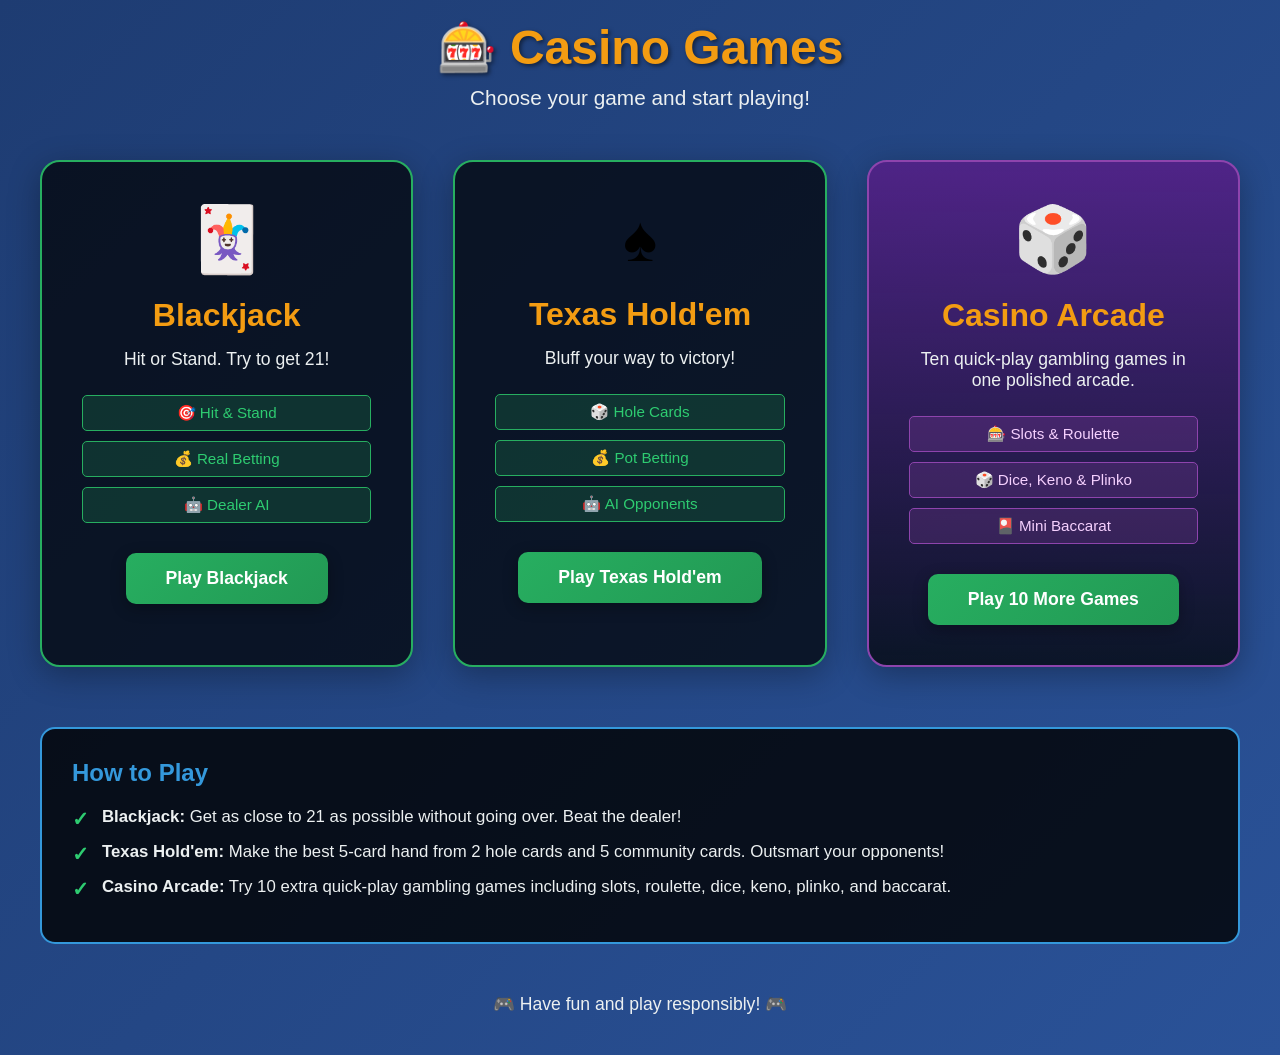
<file: index.html>
<!DOCTYPE html>
<html lang="en">
<head>
    <meta charset="UTF-8">
    <meta name="viewport" content="width=device-width, initial-scale=1.0">
    <title>Casino Games</title>
    <link rel="stylesheet" href="home-styles.css">
</head>
<body>
    <div class="container">
        <div class="header">
            <h1>🎰 Casino Games</h1>
            <p>Choose your game and start playing!</p>
        </div>
        <div class="games-grid">
            <div class="game-card">
                <div class="game-icon">🃏</div>
                <h2>Blackjack</h2>
                <p>Hit or Stand. Try to get 21!</p>
                <div class="game-features">
                    <span>🎯 Hit & Stand</span>
                    <span>💰 Real Betting</span>
                    <span>🤖 Dealer AI</span>
                </div>
                <a href="blackjack.html" class="play-btn">Play Blackjack</a>
            </div>
            <div class="game-card">
                <div class="game-icon">♠️</div>
                <h2>Texas Hold'em</h2>
                <p>Bluff your way to victory!</p>
                <div class="game-features">
                    <span>🎲 Hole Cards</span>
                    <span>💰 Pot Betting</span>
                    <span>🤖 AI Opponents</span>
                </div>
                <a href="holdem.html" class="play-btn">Play Texas Hold'em</a>
            </div>
            <div class="game-card arcade-card-home">
                <div class="game-icon">🎲</div>
                <h2>Casino Arcade</h2>
                <p>Ten quick-play gambling games in one polished arcade.</p>
                <div class="game-features">
                    <span>🎰 Slots & Roulette</span>
                    <span>🎲 Dice, Keno & Plinko</span>
                    <span>🎴 Mini Baccarat</span>
                </div>
                <a href="casino-arcade.html" class="play-btn">Play 10 More Games</a>
            </div>
        </div>
        <div class="info-section">
            <h3>How to Play</h3>
            <ul>
                <li><strong>Blackjack:</strong> Get as close to 21 as possible without going over. Beat the dealer!</li>
                <li><strong>Texas Hold'em:</strong> Make the best 5-card hand from 2 hole cards and 5 community cards. Outsmart your opponents!</li>
                <li><strong>Casino Arcade:</strong> Try 10 extra quick-play gambling games including slots, roulette, dice, keno, plinko, and baccarat.</li>
            </ul>
        </div>
        <div class="footer">
            <p>🎮 Have fun and play responsibly! 🎮</p>
        </div>
    </div>
</body>
</html>
</file>
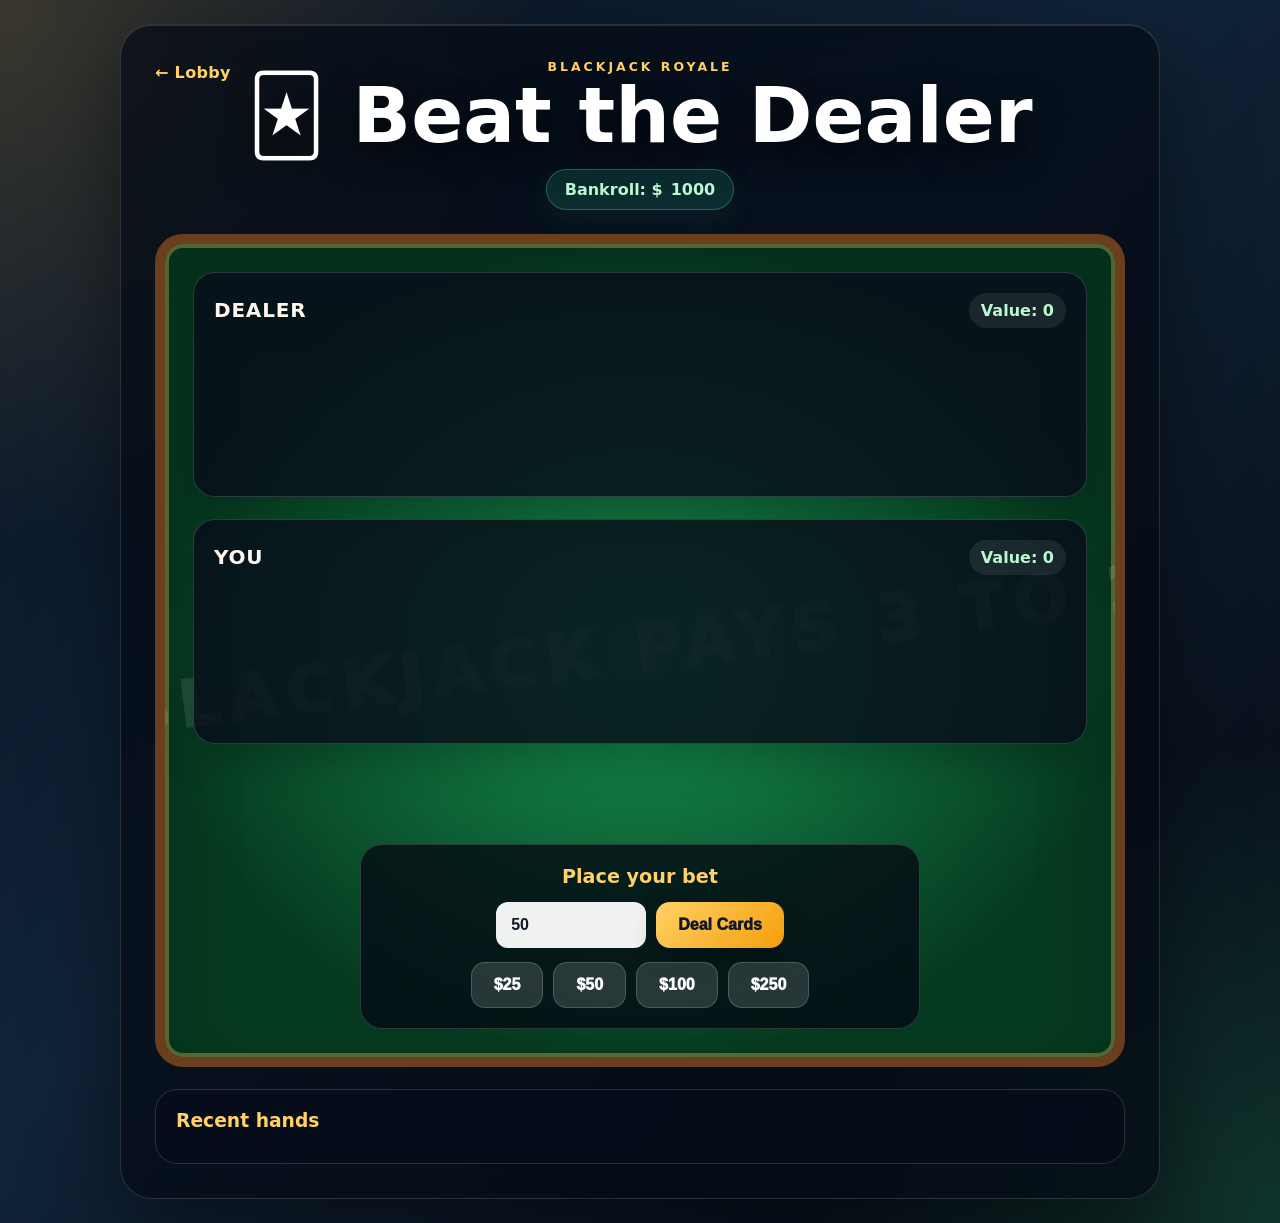
<file: blackjack.html>
<!DOCTYPE html>
<html lang="en">
<head>
    <meta charset="UTF-8">
    <meta name="viewport" content="width=device-width, initial-scale=1.0">
    <title>Blackjack Royale</title>
    <link rel="stylesheet" href="styles.css">
</head>
<body>
    <main class="container">
        <header class="header">
            <a class="back-link" href="home.html">← Lobby</a>
            <p class="eyebrow">Blackjack Royale</p>
            <h1>🃏 Beat the Dealer</h1>
            <div class="balance" aria-live="polite">Bankroll: $<span id="balance">1000</span></div>
        </header>

        <section class="table-shell" aria-label="Blackjack table">
            <div class="game-area">
                <section class="dealer-section hand-panel">
                    <div class="hand-heading">
                        <h2>Dealer</h2>
                        <span class="hand-value">Value: <strong id="dealerValue">0</strong></span>
                    </div>
                    <div id="dealerCards" class="cards" aria-label="Dealer cards"></div>
                </section>

                <section class="player-section hand-panel">
                    <div class="hand-heading">
                        <h2>You</h2>
                        <span class="hand-value">Value: <strong id="playerValue">0</strong></span>
                    </div>
                    <div id="playerCards" class="cards" aria-label="Player cards"></div>
                </section>
            </div>

            <div id="resultMessage" class="result-message" aria-live="polite"></div>

            <section id="bettingSection" class="betting-section">
                <h3>Place your bet</h3>
                <div class="bet-input">
                    <label class="sr-only" for="betAmount">Bet amount</label>
                    <input id="betAmount" type="number" min="10" step="10" value="50">
                    <button type="button" onclick="placeBet()">Deal Cards</button>
                </div>
                <div class="quick-bets" aria-label="Quick bets">
                    <button type="button" onclick="quickBet(25)">$25</button>
                    <button type="button" onclick="quickBet(50)">$50</button>
                    <button type="button" onclick="quickBet(100)">$100</button>
                    <button type="button" onclick="quickBet(250)">$250</button>
                </div>
            </section>

            <section id="gameControls" class="controls" style="display: none;">
                <button type="button" class="btn-hit" onclick="hit()">Hit</button>
                <button type="button" class="btn-stand" onclick="stand()">Stand</button>
                <button type="button" class="btn-reset" onclick="resetGame()">New Round</button>
            </section>
        </section>

        <aside class="history">
            <h3>Recent hands</h3>
            <div id="history" class="history-list" aria-live="polite"></div>
        </aside>
    </main>
    <script src="script.js"></script>
</body>
</html>
</file>
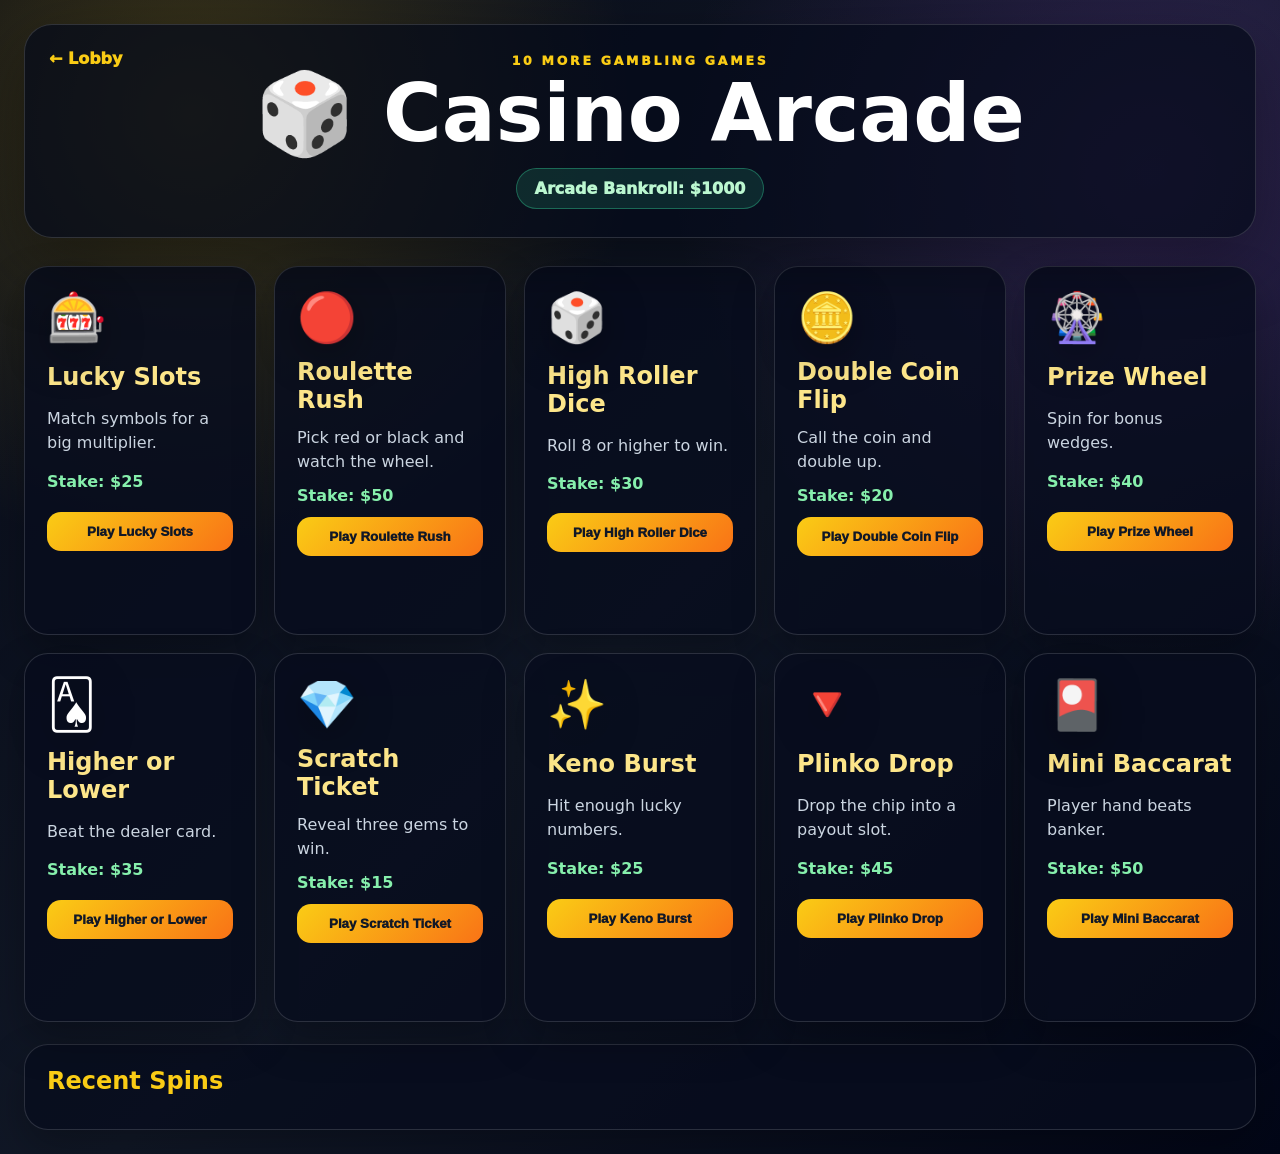
<file: casino-arcade.html>
<!DOCTYPE html>
<html lang="en">
<head>
    <meta charset="UTF-8">
    <meta name="viewport" content="width=device-width, initial-scale=1.0">
    <title>Casino Arcade</title>
    <link rel="stylesheet" href="arcade-styles.css">
</head>
<body>
    <main class="arcade-shell">
        <header class="arcade-header">
            <a href="home.html" class="back-link">← Lobby</a>
            <p class="eyebrow">10 More Gambling Games</p>
            <h1>🎲 Casino Arcade</h1>
            <div class="wallet">Arcade Bankroll: $<span id="arcadeBalance">1000</span></div>
        </header>

        <section class="arcade-grid" id="arcadeGrid" aria-label="Casino arcade games"></section>

        <aside class="arcade-log">
            <h2>Recent Spins</h2>
            <div id="arcadeHistory" class="history-list" aria-live="polite"></div>
        </aside>
    </main>
    <script src="arcade.js"></script>
</body>
</html>
</file>
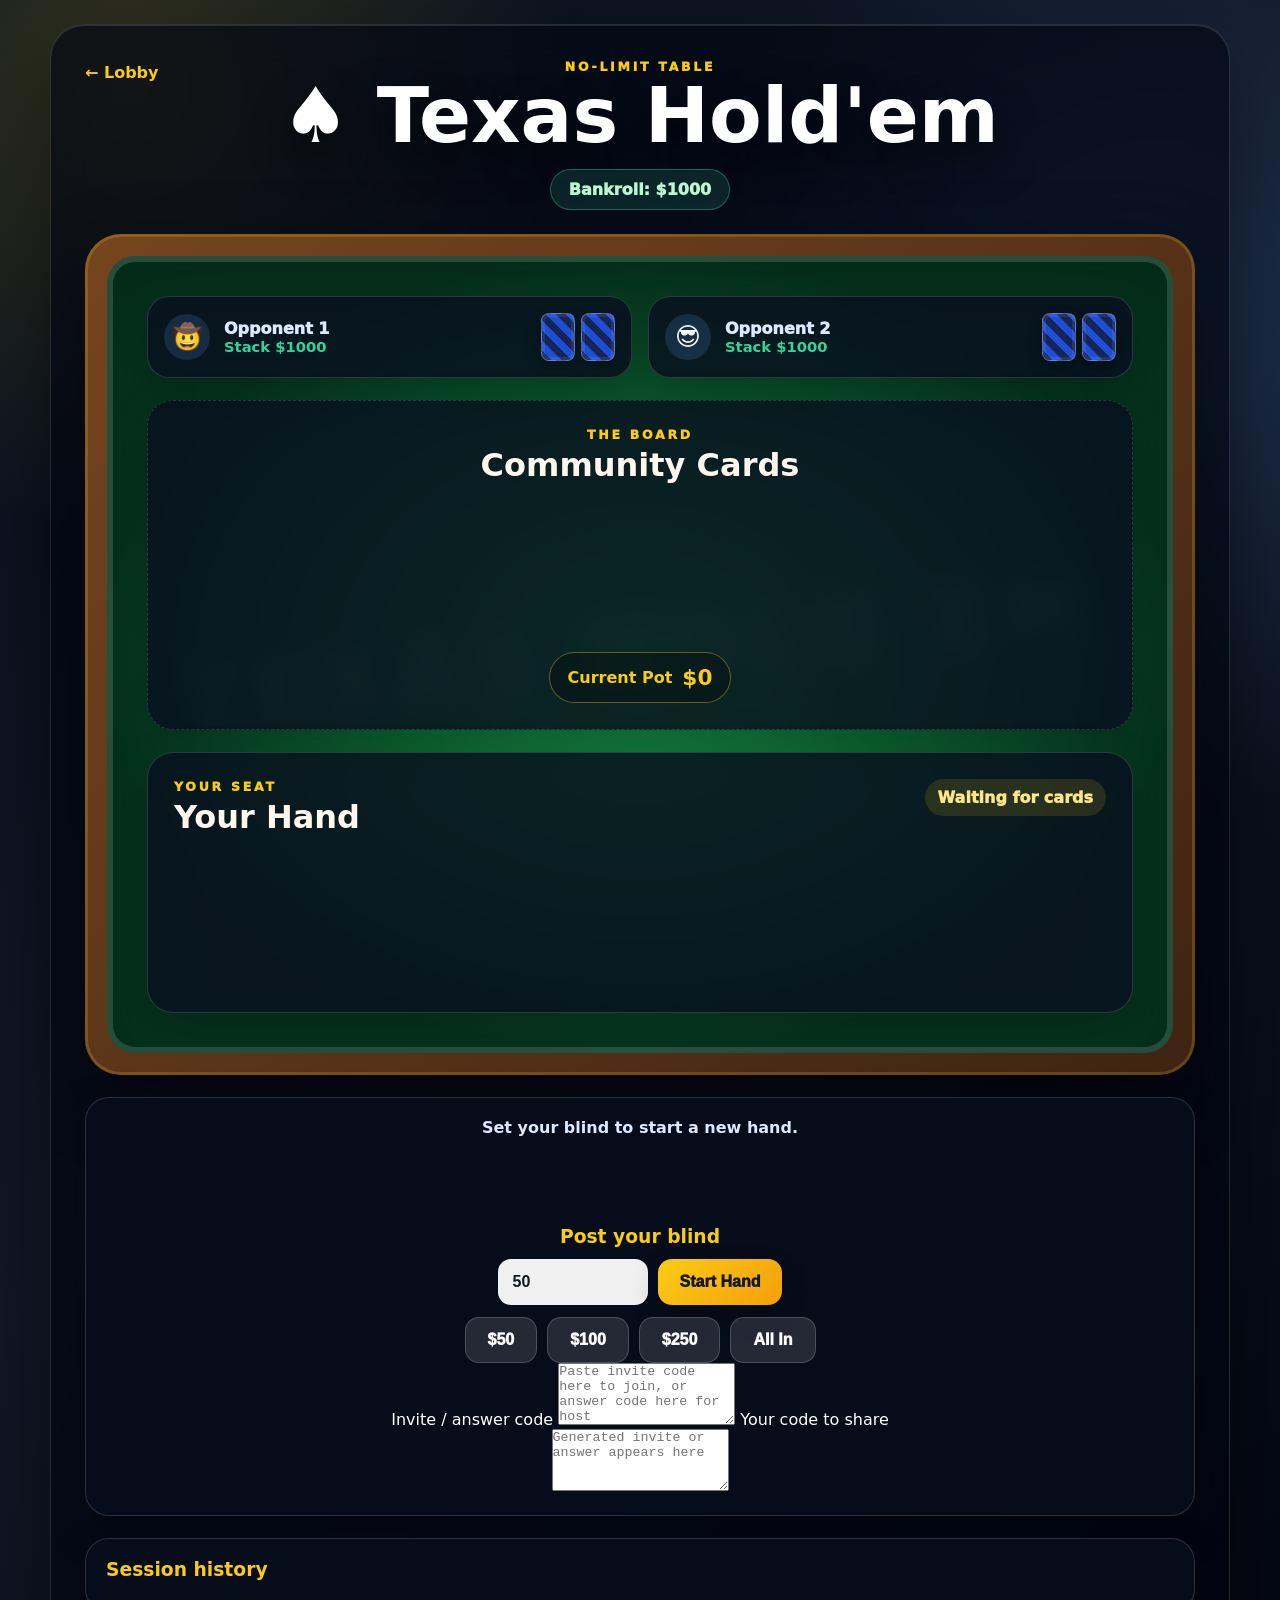
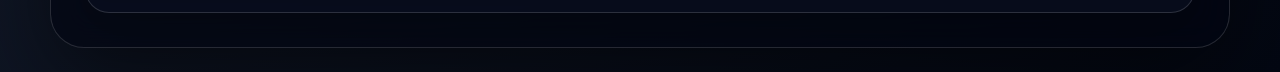
<file: holdem.html>
<!DOCTYPE html>
<html lang="en">
<head>
    <meta charset="UTF-8">
    <meta name="viewport" content="width=device-width, initial-scale=1.0">
    <title>Texas Hold'em Poker</title>
    <link rel="stylesheet" href="holdem-styles.css">
</head>
<body>
    <main class="container">
        <header class="header">
            <a href="home.html" class="back-btn">← Lobby</a>
            <p class="eyebrow">No-limit table</p>
            <h1>♠️ Texas Hold'em</h1>
            <div class="balance">Bankroll: $<span id="balance">1000</span></div>
        </header>

        <section class="poker-table" aria-label="Texas Hold'em table">
            <div class="table-felt">
                <div class="opponents-section" aria-label="Opponents">
                    <article class="opponent">
                        <div class="avatar">🤠</div>
                        <div>
                            <div class="opponent-name">Opponent 1</div>
                            <div class="opponent-stack">Stack $<span class="opponent1-stack">1000</span></div>
                        </div>
                        <div class="opponent-cards" aria-label="Hidden opponent cards"><span></span><span></span></div>
                    </article>
                    <article class="opponent">
                        <div class="avatar">😎</div>
                        <div>
                            <div class="opponent-name">Opponent 2</div>
                            <div class="opponent-stack">Stack $<span class="opponent2-stack">1000</span></div>
                        </div>
                        <div class="opponent-cards" aria-label="Hidden opponent cards"><span></span><span></span></div>
                    </article>
                </div>

                <section class="community-section">
                    <p class="section-label">The Board</p>
                    <h2>Community Cards</h2>
                    <div class="cards community-cards" id="communityCards" aria-label="Community cards"></div>
                    <div class="pot-section">
                        <span>Current Pot</span>
                        <strong>$<span id="pot">0</span></strong>
                    </div>
                </section>

                <section class="player-section">
                    <div class="player-heading">
                        <div>
                            <p class="section-label">Your seat</p>
                            <h2>Your Hand</h2>
                        </div>
                        <div class="hand-rank" id="handRank">Waiting for cards</div>
                    </div>
                    <div class="cards" id="playerCards" aria-label="Your cards"></div>
                </section>
            </div>
        </section>

        <section class="action-panel">
            <div class="game-status" id="gameStatus" aria-live="polite">Set your blind to start a new hand.</div>
            <div class="result-message" id="resultMessage" aria-live="polite"></div>

            <div class="betting-section" id="bettingSection">
                <h3>Post your blind</h3>
                <div class="bet-input">
                    <label class="sr-only" for="betAmount">Blind amount</label>
                    <input type="number" id="betAmount" min="10" max="500" value="50" step="10">
                    <button type="button" onclick="startPokerHand()">Start Hand</button>
                </div>
                <div class="quick-bets">
                    <button type="button" onclick="quickBet(50)">$50</button>
                    <button type="button" onclick="quickBet(100)">$100</button>
                    <button type="button" onclick="quickBet(250)">$250</button>
                    <button type="button" onclick="allIn()" class="btn-all-in">All In</button>
                </div>
                <label for="peerInvite">Invite / answer code</label>
                <textarea id="peerInvite" rows="4" placeholder="Paste invite code here to join, or answer code here for host"></textarea>
                <label for="peerOutput">Your code to share</label>
                <textarea id="peerOutput" rows="4" readonly placeholder="Generated invite or answer appears here"></textarea>
            </div>

            <div class="controls" id="gameControls" style="display: none;">
                <div class="action-buttons">
                    <button type="button" onclick="fold()" class="btn-fold">Fold</button>
                    <button type="button" onclick="check()" class="btn-check">Check</button>
                    <button type="button" onclick="call()" class="btn-call">Call</button>
                    <button type="button" onclick="raise()" class="btn-raise">Raise</button>
                    <button type="button" onclick="allInPoker()" class="btn-all-in">All In</button>
                </div>
            </div>

            <div class="controls" id="playAgainControls" style="display: none;">
                <button type="button" onclick="playAgain()" class="btn-reset">Play Again</button>
            </div>
        </section>

        <aside class="history">
            <h3>Session history</h3>
            <div id="history" class="history-list" aria-live="polite"></div>
        </aside>
    </main>
    <script src="holdem.js"></script>
</body>
</html>
</file>
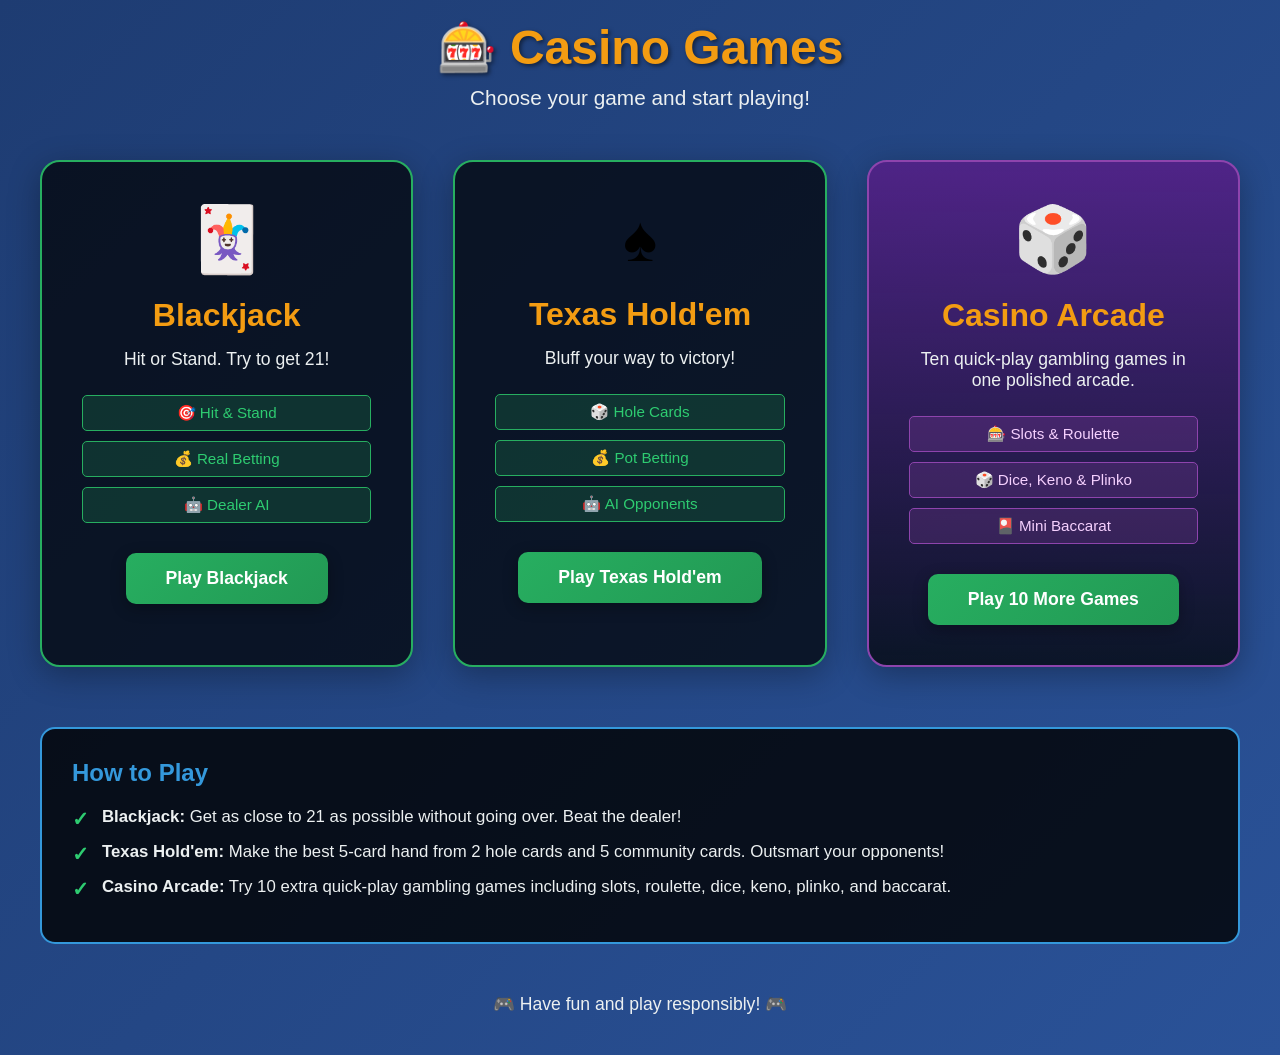
<file: home.html>
<!DOCTYPE html>
<html lang="en">
<head>
    <meta charset="UTF-8">
    <meta name="viewport" content="width=device-width, initial-scale=1.0">
    <title>Casino Games</title>
    <link rel="stylesheet" href="home-styles.css">
</head>
<body>
    <div class="container">
        <div class="header">
            <h1>🎰 Casino Games</h1>
            <p>Choose your game and start playing!</p>
        </div>
        <div class="games-grid">
            <div class="game-card">
                <div class="game-icon">🃏</div>
                <h2>Blackjack</h2>
                <p>Hit or Stand. Try to get 21!</p>
                <div class="game-features">
                    <span>🎯 Hit & Stand</span>
                    <span>💰 Real Betting</span>
                    <span>🤖 Dealer AI</span>
                </div>
                <a href="blackjack.html" class="play-btn">Play Blackjack</a>
            </div>
            <div class="game-card">
                <div class="game-icon">♠️</div>
                <h2>Texas Hold'em</h2>
                <p>Bluff your way to victory!</p>
                <div class="game-features">
                    <span>🎲 Hole Cards</span>
                    <span>💰 Pot Betting</span>
                    <span>🤖 AI Opponents</span>
                </div>
                <a href="holdem.html" class="play-btn">Play Texas Hold'em</a>
            </div>
            <div class="game-card arcade-card-home">
                <div class="game-icon">🎲</div>
                <h2>Casino Arcade</h2>
                <p>Ten quick-play gambling games in one polished arcade.</p>
                <div class="game-features">
                    <span>🎰 Slots & Roulette</span>
                    <span>🎲 Dice, Keno & Plinko</span>
                    <span>🎴 Mini Baccarat</span>
                </div>
                <a href="casino-arcade.html" class="play-btn">Play 10 More Games</a>
            </div>
        </div>
        <div class="info-section">
            <h3>How to Play</h3>
            <ul>
                <li><strong>Blackjack:</strong> Get as close to 21 as possible without going over. Beat the dealer!</li>
                <li><strong>Texas Hold'em:</strong> Make the best 5-card hand from 2 hole cards and 5 community cards. Outsmart your opponents!</li>
                <li><strong>Casino Arcade:</strong> Try 10 extra quick-play gambling games including slots, roulette, dice, keno, plinko, and baccarat.</li>
            </ul>
        </div>
        <div class="footer">
            <p>🎮 Have fun and play responsibly! 🎮</p>
        </div>
    </div>
</body>
</html>
</file>
<file: home-styles.css>
* {
    margin: 0;
    padding: 0;
    box-sizing: border-box;
}

body {
    font-family: 'Arial', sans-serif;
    background: linear-gradient(135deg, #1e3c72 0%, #2a5298 100%);
    min-height: 100vh;
    padding: 20px;
}

.container {
    max-width: 1200px;
    margin: 0 auto;
}

.header {
    text-align: center;
    margin-bottom: 50px;
    color: #fff;
}

.header h1 {
    font-size: 3em;
    margin-bottom: 10px;
    text-shadow: 2px 2px 4px rgba(0, 0, 0, 0.5);
    color: #f39c12;
}

.header p {
    font-size: 1.3em;
    color: #ecf0f1;
}

.games-grid {
    display: grid;
    grid-template-columns: repeat(auto-fit, minmax(300px, 1fr));
    gap: 40px;
    margin-bottom: 60px;
}

.game-card {
    background: rgba(0, 0, 0, 0.7);
    border-radius: 20px;
    padding: 40px;
    text-align: center;
    border: 2px solid #27ae60;
    transition: all 0.3s ease;
    box-shadow: 0 8px 32px rgba(0, 0, 0, 0.3);
}

.game-card:hover {
    transform: translateY(-10px);
    box-shadow: 0 15px 50px rgba(0, 0, 0, 0.5);
    border-color: #f39c12;
}

.game-icon {
    font-size: 4em;
    margin-bottom: 20px;
    animation: float 3s ease-in-out infinite;
}

@keyframes float {
    0%, 100% {
        transform: translateY(0px);
    }
    50% {
        transform: translateY(-20px);
    }
}

.game-card h2 {
    font-size: 2em;
    color: #f39c12;
    margin-bottom: 15px;
}

.game-card p {
    color: #ecf0f1;
    font-size: 1.1em;
    margin-bottom: 25px;
}

.game-features {
    display: flex;
    flex-direction: column;
    gap: 10px;
    margin-bottom: 30px;
}

.game-features span {
    background: rgba(39, 174, 96, 0.2);
    color: #2ecc71;
    padding: 8px 15px;
    border-radius: 5px;
    font-size: 0.95em;
    border: 1px solid #27ae60;
}

.play-btn {
    display: inline-block;
    background: linear-gradient(135deg, #27ae60, #229954);
    color: #fff;
    text-decoration: none;
    padding: 15px 40px;
    border-radius: 10px;
    font-size: 1.1em;
    font-weight: bold;
    transition: all 0.3s ease;
    border: none;
    cursor: pointer;
    box-shadow: 0 4px 15px rgba(0, 0, 0, 0.3);
}

.play-btn:hover {
    background: linear-gradient(135deg, #229954, #1e8449);
    transform: scale(1.05);
    box-shadow: 0 6px 20px rgba(0, 0, 0, 0.4);
}

.play-btn:active {
    transform: scale(0.95);
}

.info-section {
    background: rgba(0, 0, 0, 0.8);
    border-radius: 15px;
    padding: 30px;
    margin-bottom: 30px;
    border: 2px solid #3498db;
}

.info-section h3 {
    color: #3498db;
    font-size: 1.5em;
    margin-bottom: 20px;
}

.info-section ul {
    list-style: none;
    padding: 0;
}

.info-section li {
    color: #ecf0f1;
    font-size: 1.05em;
    margin-bottom: 15px;
    padding-left: 30px;
    position: relative;
}

.info-section li:before {
    content: "✓";
    position: absolute;
    left: 0;
    color: #2ecc71;
    font-weight: bold;
    font-size: 1.2em;
}

.footer {
    text-align: center;
    color: #ecf0f1;
    font-size: 1.1em;
    padding: 20px;
}

@media (max-width: 768px) {
    .header h1 {
        font-size: 2em;
    }
    .header p {
        font-size: 1em;
    }
    .games-grid {
        grid-template-columns: 1fr;
        gap: 20px;
    }
    .game-card {
        padding: 25px;
    }
    .game-icon {
        font-size: 3em;
    }
    .game-card h2 {
        font-size: 1.5em;
    }
}
.arcade-card-home {
    border-color: #8e44ad;
    background: linear-gradient(180deg, rgba(88, 28, 135, 0.82), rgba(0, 0, 0, 0.72));
}

.arcade-card-home .game-features span {
    color: #f5d0fe;
    border-color: #8e44ad;
    background: rgba(142, 68, 173, 0.24);
}
</file>
<file: styles.css>
:root {
    --felt: #0f6b3a;
    --felt-dark: #06381f;
    --gold: #ffd166;
    --gold-deep: #f59e0b;
    --ink: #111827;
    --muted: #a7b2c5;
    --panel: rgba(8, 13, 26, 0.82);
    --panel-light: rgba(255, 255, 255, 0.1);
    --win: #34d399;
    --loss: #fb7185;
    --draw: #fbbf24;
    --blackjack: #c084fc;
}

* {
    margin: 0;
    padding: 0;
    box-sizing: border-box;
}

body {
    min-height: 100vh;
    font-family: Inter, ui-sans-serif, system-ui, -apple-system, BlinkMacSystemFont, "Segoe UI", sans-serif;
    color: #fff;
    background:
        radial-gradient(circle at top left, rgba(255, 209, 102, 0.2), transparent 34rem),
        radial-gradient(circle at bottom right, rgba(52, 211, 153, 0.22), transparent 30rem),
        linear-gradient(135deg, #08111f 0%, #11243a 45%, #05070d 100%);
    display: flex;
    justify-content: center;
    align-items: center;
    padding: 24px;
}

.container {
    width: min(1040px, 100%);
    background: rgba(5, 10, 20, 0.72);
    border: 1px solid rgba(255, 255, 255, 0.14);
    border-radius: 32px;
    padding: clamp(18px, 4vw, 34px);
    box-shadow: 0 28px 90px rgba(0, 0, 0, 0.48), inset 0 1px 0 rgba(255, 255, 255, 0.12);
    backdrop-filter: blur(18px);
}

.header {
    position: relative;
    text-align: center;
    margin-bottom: 24px;
}

.back-link {
    position: absolute;
    left: 0;
    top: 4px;
    color: var(--gold);
    text-decoration: none;
    font-weight: 800;
    letter-spacing: 0.02em;
}

.eyebrow {
    color: var(--gold);
    font-size: 0.78rem;
    font-weight: 900;
    letter-spacing: 0.24em;
    text-transform: uppercase;
    margin-bottom: 6px;
}

.header h1 {
    font-size: clamp(2.25rem, 6vw, 4.8rem);
    line-height: 0.95;
    margin-bottom: 16px;
    text-shadow: 0 12px 34px rgba(0, 0, 0, 0.7);
}

.balance {
    display: inline-flex;
    align-items: center;
    gap: 8px;
    padding: 10px 18px;
    border-radius: 999px;
    background: rgba(52, 211, 153, 0.14);
    border: 1px solid rgba(52, 211, 153, 0.38);
    color: #bbf7d0;
    font-weight: 900;
    box-shadow: 0 10px 30px rgba(52, 211, 153, 0.08);
}

.table-shell {
    position: relative;
    overflow: hidden;
    border-radius: 28px;
    padding: clamp(16px, 3vw, 28px);
    background:
        radial-gradient(ellipse at center, rgba(24, 163, 89, 0.72), rgba(6, 56, 31, 0.96) 72%),
        var(--felt);
    border: 10px solid #6b3f1d;
    box-shadow: inset 0 0 0 4px rgba(255, 209, 102, 0.32), inset 0 32px 80px rgba(0, 0, 0, 0.22);
}

.table-shell::before {
    content: "BLACKJACK PAYS 3 TO 2";
    position: absolute;
    inset: 50% auto auto 50%;
    transform: translate(-50%, -50%) rotate(-7deg);
    color: rgba(255, 255, 255, 0.11);
    font-size: clamp(1.4rem, 6vw, 4rem);
    font-weight: 950;
    letter-spacing: 0.14em;
    white-space: nowrap;
    pointer-events: none;
}

.game-area {
    position: relative;
    display: grid;
    gap: 22px;
    margin-bottom: 22px;
}

.hand-panel {
    position: relative;
    z-index: 1;
    background: var(--panel);
    padding: 20px;
    border-radius: 22px;
    border: 1px solid rgba(255, 255, 255, 0.16);
    box-shadow: 0 16px 40px rgba(0, 0, 0, 0.24);
}

.hand-heading {
    display: flex;
    justify-content: space-between;
    align-items: center;
    gap: 16px;
    margin-bottom: 16px;
}

.hand-heading h2 {
    color: #fff7ed;
    font-size: 1.25rem;
    letter-spacing: 0.04em;
    text-transform: uppercase;
}

.hand-value {
    color: #bbf7d0;
    background: rgba(255, 255, 255, 0.08);
    border-radius: 999px;
    padding: 8px 12px;
    font-weight: 800;
}

.cards {
    display: flex;
    gap: clamp(8px, 2vw, 14px);
    flex-wrap: wrap;
    min-height: 132px;
    align-items: center;
}

.card {
    width: clamp(72px, 12vw, 96px);
    height: clamp(106px, 17vw, 138px);
    background: linear-gradient(145deg, #fff 0%, #f8fafc 62%, #e5e7eb 100%);
    border: 1px solid rgba(17, 24, 39, 0.18);
    border-radius: 14px;
    display: grid;
    place-items: center;
    font-size: clamp(1.5rem, 4vw, 2.25rem);
    font-weight: 950;
    color: var(--ink);
    box-shadow: 0 16px 24px rgba(0, 0, 0, 0.28), inset 0 0 0 5px #fff;
    animation: dealCard 0.38s cubic-bezier(0.2, 0.85, 0.2, 1.2);
}

.card.red {
    color: #dc2626;
}

.card.hidden {
    color: #fff;
    background: repeating-linear-gradient(45deg, #7f1d1d, #7f1d1d 8px, #991b1b 8px, #991b1b 16px);
    border-color: rgba(255, 255, 255, 0.22);
}

.card.hidden::after {
    content: "✦";
    display: grid;
    place-items: center;
    width: 58%;
    aspect-ratio: 1;
    border: 2px solid rgba(255, 255, 255, 0.75);
    border-radius: 50%;
    font-size: 2rem;
}

@keyframes dealCard {
    from { opacity: 0; transform: translateY(-28px) rotate(-6deg) scale(0.9); }
    to { opacity: 1; transform: translateY(0) rotate(0) scale(1); }
}

.betting-section,
.controls,
.result-message {
    position: relative;
    z-index: 1;
}

.betting-section {
    margin: 0 auto;
    max-width: 560px;
    padding: 20px;
    border-radius: 22px;
    background: rgba(5, 10, 20, 0.78);
    border: 1px solid rgba(255, 255, 255, 0.16);
    text-align: center;
}

.betting-section h3 {
    color: var(--gold);
    margin-bottom: 14px;
    font-size: 1.2rem;
}

.bet-input {
    display: flex;
    gap: 10px;
    justify-content: center;
    margin-bottom: 14px;
}

.bet-input input {
    width: 150px;
    padding: 13px 14px;
    border: 1px solid rgba(255, 255, 255, 0.2);
    border-radius: 12px;
    background: rgba(255, 255, 255, 0.94);
    color: var(--ink);
    font-size: 1rem;
    font-weight: 800;
}

button {
    border: none;
    border-radius: 14px;
    padding: 13px 22px;
    color: #0f172a;
    background: linear-gradient(135deg, var(--gold), var(--gold-deep));
    font-size: 1rem;
    font-weight: 950;
    cursor: pointer;
    box-shadow: 0 10px 22px rgba(0, 0, 0, 0.25);
    transition: transform 0.18s ease, filter 0.18s ease, box-shadow 0.18s ease;
}

button:hover {
    transform: translateY(-2px);
    filter: brightness(1.06);
    box-shadow: 0 15px 28px rgba(0, 0, 0, 0.32);
}

button:active {
    transform: translateY(0) scale(0.98);
}

.quick-bets,
.controls {
    display: flex;
    justify-content: center;
    gap: 10px;
    flex-wrap: wrap;
}

.quick-bets button {
    background: rgba(255, 255, 255, 0.14);
    color: #fff;
    border: 1px solid rgba(255, 255, 255, 0.18);
    box-shadow: none;
}

.controls {
    margin-top: 4px;
}

.btn-hit { background: linear-gradient(135deg, #fb7185, #e11d48); color: #fff; }
.btn-stand { background: linear-gradient(135deg, #34d399, #059669); color: #062015; }
.btn-reset { background: linear-gradient(135deg, #a78bfa, #7c3aed); color: #fff; }

.result-message {
    min-height: 60px;
    display: flex;
    align-items: center;
    justify-content: center;
    margin-bottom: 18px;
    padding: 14px;
    border-radius: 18px;
    font-size: clamp(1.05rem, 3vw, 1.45rem);
    font-weight: 950;
    text-align: center;
}

.result-message.win { background: rgba(52, 211, 153, 0.18); color: var(--win); border: 1px solid rgba(52, 211, 153, 0.45); }
.result-message.loss { background: rgba(251, 113, 133, 0.18); color: var(--loss); border: 1px solid rgba(251, 113, 133, 0.45); }
.result-message.draw { background: rgba(251, 191, 36, 0.18); color: var(--draw); border: 1px solid rgba(251, 191, 36, 0.45); }
.result-message.blackjack { background: rgba(192, 132, 252, 0.18); color: var(--blackjack); border: 1px solid rgba(192, 132, 252, 0.45); }

.history {
    margin-top: 22px;
    padding: 20px;
    border-radius: 22px;
    background: var(--panel);
    border: 1px solid rgba(255, 255, 255, 0.14);
}

.history h3 {
    color: var(--gold);
    margin-bottom: 12px;
}

.history-list {
    display: grid;
    gap: 8px;
    max-height: 170px;
    overflow-y: auto;
}

.history-item {
    padding: 10px 12px;
    border-radius: 12px;
    background: var(--panel-light);
    color: var(--muted);
    font-weight: 700;
}

.history-item.win { color: var(--win); border-left: 4px solid var(--win); }
.history-item.loss { color: var(--loss); border-left: 4px solid var(--loss); }
.history-item.draw { color: var(--draw); border-left: 4px solid var(--draw); }

.sr-only {
    position: absolute;
    width: 1px;
    height: 1px;
    padding: 0;
    margin: -1px;
    overflow: hidden;
    clip: rect(0, 0, 0, 0);
    white-space: nowrap;
    border: 0;
}

@media (max-width: 720px) {
    body { padding: 12px; }
    .container { border-radius: 22px; }
    .back-link { position: static; display: inline-block; margin-bottom: 10px; }
    .table-shell { border-width: 6px; }
    .hand-heading, .bet-input { flex-direction: column; align-items: stretch; }
    .bet-input input, .bet-input button { width: 100%; }
    .cards { min-height: 112px; justify-content: center; }
    .controls button { flex: 1 1 130px; }
}
</file>
<file: arcade-styles.css>
* { box-sizing: border-box; margin: 0; padding: 0; }
body {
    min-height: 100vh;
    padding: 24px;
    color: #fff;
    font-family: Inter, ui-sans-serif, system-ui, -apple-system, BlinkMacSystemFont, "Segoe UI", sans-serif;
    background: radial-gradient(circle at 15% 10%, rgba(250, 204, 21, 0.22), transparent 28rem), radial-gradient(circle at 90% 15%, rgba(168, 85, 247, 0.2), transparent 30rem), linear-gradient(135deg, #070b18, #111827 52%, #020617);
}
.arcade-shell { width: min(1240px, 100%); margin: 0 auto; }
.arcade-header { position: relative; text-align: center; margin-bottom: 28px; padding: 28px; border: 1px solid rgba(255,255,255,.14); border-radius: 28px; background: rgba(5,10,25,.72); box-shadow: 0 24px 70px rgba(0,0,0,.38); }
.back-link { position: absolute; left: 24px; top: 24px; color: #facc15; text-decoration: none; font-weight: 950; }
.eyebrow { color: #facc15; font-size: .78rem; font-weight: 950; letter-spacing: .22em; text-transform: uppercase; }
h1 { margin: 8px 0 16px; font-size: clamp(2.4rem, 7vw, 5rem); line-height: .95; }
.wallet { display: inline-flex; padding: 10px 18px; border-radius: 999px; color: #bbf7d0; background: rgba(52,211,153,.14); border: 1px solid rgba(52,211,153,.38); font-weight: 950; }
.arcade-grid { display: grid; grid-template-columns: repeat(auto-fit, minmax(230px, 1fr)); gap: 18px; }
.arcade-card, .arcade-log { border: 1px solid rgba(255,255,255,.14); border-radius: 24px; background: rgba(8,13,30,.82); box-shadow: 0 18px 42px rgba(0,0,0,.28); padding: 22px; }
.arcade-card { display: grid; gap: 12px; min-height: 280px; }
.game-icon { font-size: 3rem; filter: drop-shadow(0 10px 22px rgba(0,0,0,.38)); }
.arcade-card h2 { color: #fde68a; }
.arcade-card p { color: #cbd5e1; line-height: 1.5; }
.stake { color: #86efac; font-weight: 900; }
.arcade-card button { align-self: end; border: none; border-radius: 14px; padding: 12px 14px; color: #111827; background: linear-gradient(135deg, #facc15, #f97316); font-weight: 1000; cursor: pointer; }
.game-result { min-height: 44px; color: #cbd5e1; font-weight: 800; }
.game-result.win, .history-item.win { color: #86efac; }
.game-result.loss, .history-item.loss { color: #fda4af; }
.arcade-log { margin-top: 22px; }
.arcade-log h2 { margin-bottom: 12px; color: #facc15; }
.history-list { display: grid; gap: 8px; }
.history-item { padding: 10px 12px; border-radius: 12px; background: rgba(255,255,255,.07); }
@media (max-width: 760px) { .back-link { position: static; display: inline-flex; margin-bottom: 14px; } }
</file>
<file: holdem-styles.css>
:root {
    --bg: #060914;
    --panel: rgba(9, 15, 31, 0.82);
    --panel-soft: rgba(255, 255, 255, 0.09);
    --felt: #117043;
    --felt-dark: #06351f;
    --gold: #facc15;
    --gold-deep: #f59e0b;
    --green: #34d399;
    --blue: #60a5fa;
    --red: #fb7185;
    --purple: #a78bfa;
    --text-muted: #aab7cc;
    --ink: #111827;
}

* {
    box-sizing: border-box;
    margin: 0;
    padding: 0;
}

body {
    min-height: 100vh;
    padding: 24px;
    font-family: Inter, ui-sans-serif, system-ui, -apple-system, BlinkMacSystemFont, "Segoe UI", sans-serif;
    color: #fff;
    background:
        radial-gradient(circle at 10% 5%, rgba(250, 204, 21, 0.18), transparent 28rem),
        radial-gradient(circle at 90% 20%, rgba(96, 165, 250, 0.2), transparent 30rem),
        linear-gradient(135deg, #07111f 0%, #111827 45%, #030712 100%);
}

.container {
    width: min(1180px, 100%);
    margin: 0 auto;
    padding: clamp(18px, 3vw, 34px);
    border: 1px solid rgba(255, 255, 255, 0.14);
    border-radius: 34px;
    background: rgba(3, 7, 18, 0.68);
    box-shadow: 0 30px 90px rgba(0, 0, 0, 0.5), inset 0 1px 0 rgba(255, 255, 255, 0.12);
    backdrop-filter: blur(18px);
}

.header {
    position: relative;
    text-align: center;
    margin-bottom: 24px;
}

.back-btn {
    position: absolute;
    left: 0;
    top: 4px;
    color: var(--gold);
    font-weight: 900;
    text-decoration: none;
}

.eyebrow,
.section-label {
    color: var(--gold);
    font-size: 0.78rem;
    font-weight: 950;
    letter-spacing: 0.22em;
    text-transform: uppercase;
}

.header h1 {
    margin: 6px 0 16px;
    font-size: clamp(2.4rem, 6vw, 5rem);
    line-height: 0.95;
    text-shadow: 0 18px 40px rgba(0, 0, 0, 0.72);
}

.balance {
    display: inline-flex;
    padding: 10px 18px;
    border: 1px solid rgba(52, 211, 153, 0.38);
    border-radius: 999px;
    color: #bbf7d0;
    background: rgba(52, 211, 153, 0.14);
    font-weight: 950;
}

.poker-table {
    border-radius: 36px;
    padding: clamp(12px, 2vw, 22px);
    background: linear-gradient(135deg, #75451f, #3f2312);
    box-shadow: 0 24px 70px rgba(0, 0, 0, 0.4), inset 0 0 0 3px rgba(250, 204, 21, 0.2);
}

.table-felt {
    position: relative;
    overflow: hidden;
    display: grid;
    gap: 22px;
    min-height: 560px;
    padding: clamp(18px, 4vw, 34px);
    border: 6px solid rgba(255, 255, 255, 0.12);
    border-radius: 28px;
    background:
        radial-gradient(ellipse at center, rgba(22, 163, 74, 0.76), rgba(6, 53, 31, 0.98) 72%),
        var(--felt);
    box-shadow: inset 0 28px 80px rgba(0, 0, 0, 0.26);
}

.table-felt::before {
    content: "TEXAS HOLD'EM";
    position: absolute;
    inset: 50% auto auto 50%;
    transform: translate(-50%, -50%) rotate(-6deg);
    color: rgba(255, 255, 255, 0.1);
    font-size: clamp(2rem, 7vw, 5rem);
    font-weight: 1000;
    letter-spacing: 0.18em;
    white-space: nowrap;
    pointer-events: none;
}

.opponents-section {
    position: relative;
    z-index: 1;
    display: grid;
    grid-template-columns: repeat(2, minmax(0, 1fr));
    gap: 16px;
}

.opponent,
.community-section,
.player-section,
.action-panel,
.history {
    border: 1px solid rgba(255, 255, 255, 0.15);
    background: var(--panel);
    box-shadow: 0 16px 42px rgba(0, 0, 0, 0.25);
    backdrop-filter: blur(12px);
}

.opponent {
    display: grid;
    grid-template-columns: auto 1fr auto;
    align-items: center;
    gap: 14px;
    padding: 16px;
    border-radius: 22px;
}

.avatar {
    display: grid;
    place-items: center;
    width: 46px;
    aspect-ratio: 1;
    border-radius: 50%;
    background: rgba(96, 165, 250, 0.16);
    font-size: 1.55rem;
}

.opponent-name {
    color: #dbeafe;
    font-size: 1rem;
    font-weight: 950;
}

.opponent-stack {
    color: var(--green);
    font-size: 0.92rem;
    font-weight: 800;
}

.opponent-cards {
    display: flex;
    gap: 6px;
}

.opponent-cards span {
    width: 34px;
    height: 48px;
    border: 1px solid rgba(255, 255, 255, 0.28);
    border-radius: 8px;
    background: repeating-linear-gradient(45deg, #172554, #172554 7px, #1d4ed8 7px, #1d4ed8 14px);
    box-shadow: inset 0 0 0 3px rgba(255, 255, 255, 0.08), 0 8px 16px rgba(0, 0, 0, 0.22);
}

.community-section,
.player-section {
    position: relative;
    z-index: 1;
    border-radius: 26px;
    padding: clamp(18px, 3vw, 26px);
}

.community-section {
    align-self: center;
    text-align: center;
    border-style: dashed;
}

.community-section h2,
.player-section h2 {
    margin: 4px 0 18px;
    color: #fff7ed;
    font-size: clamp(1.35rem, 3vw, 2rem);
}

.cards {
    display: flex;
    justify-content: center;
    align-items: center;
    flex-wrap: wrap;
    gap: clamp(8px, 1.6vw, 14px);
    min-height: 132px;
}

.card {
    display: grid;
    place-items: center;
    width: clamp(72px, 10vw, 94px);
    height: clamp(106px, 15vw, 136px);
    border: 1px solid rgba(17, 24, 39, 0.18);
    border-radius: 14px;
    color: var(--ink);
    background: linear-gradient(145deg, #fff 0%, #f8fafc 64%, #e5e7eb 100%);
    box-shadow: 0 16px 24px rgba(0, 0, 0, 0.28), inset 0 0 0 5px #fff;
    font-size: clamp(1.5rem, 3.5vw, 2.2rem);
    font-weight: 1000;
    animation: dealCard 0.38s cubic-bezier(0.2, 0.85, 0.2, 1.15);
}

.card.red {
    color: #dc2626;
}

@keyframes dealCard {
    from { opacity: 0; transform: translateY(-24px) rotate(-5deg) scale(0.92); }
    to { opacity: 1; transform: translateY(0) rotate(0) scale(1); }
}

.pot-section {
    display: inline-flex;
    align-items: center;
    gap: 10px;
    margin-top: 18px;
    padding: 12px 18px;
    border: 1px solid rgba(250, 204, 21, 0.38);
    border-radius: 999px;
    background: rgba(0, 0, 0, 0.28);
    color: var(--gold);
    font-weight: 900;
}

.pot-section strong {
    font-size: 1.35rem;
}

.player-heading {
    display: flex;
    align-items: flex-start;
    justify-content: space-between;
    gap: 16px;
}

.hand-rank {
    min-width: 170px;
    padding: 9px 13px;
    border-radius: 999px;
    color: #fde68a;
    background: rgba(250, 204, 21, 0.13);
    font-weight: 950;
    text-align: center;
}

.action-panel,
.history {
    margin-top: 22px;
    padding: 20px;
    border-radius: 24px;
}

.game-status {
    min-height: 28px;
    color: #dbeafe;
    font-weight: 850;
    text-align: center;
}

.result-message {
    min-height: 56px;
    display: flex;
    align-items: center;
    justify-content: center;
    margin: 12px 0;
    padding: 12px;
    border-radius: 18px;
    font-size: clamp(1rem, 2.5vw, 1.35rem);
    font-weight: 950;
    text-align: center;
}

.result-message.win { color: var(--green); background: rgba(52, 211, 153, 0.16); border: 1px solid rgba(52, 211, 153, 0.38); }
.result-message.loss { color: var(--red); background: rgba(251, 113, 133, 0.16); border: 1px solid rgba(251, 113, 133, 0.38); }

.betting-section {
    max-width: 620px;
    margin: 0 auto;
    text-align: center;
}

.betting-section h3,
.history h3 {
    margin-bottom: 12px;
    color: var(--gold);
}

.bet-input,
.quick-bets,
.action-buttons,
.controls {
    display: flex;
    justify-content: center;
    gap: 10px;
    flex-wrap: wrap;
}

.bet-input {
    margin-bottom: 12px;
}

.bet-input input {
    width: 150px;
    padding: 13px 14px;
    border: 1px solid rgba(255, 255, 255, 0.2);
    border-radius: 13px;
    color: var(--ink);
    background: rgba(255, 255, 255, 0.94);
    font-size: 1rem;
    font-weight: 900;
}

button {
    border: none;
    border-radius: 14px;
    padding: 13px 22px;
    color: #111827;
    background: linear-gradient(135deg, var(--gold), var(--gold-deep));
    font-size: 1rem;
    font-weight: 1000;
    cursor: pointer;
    box-shadow: 0 11px 24px rgba(0, 0, 0, 0.26);
    transition: transform 0.18s ease, filter 0.18s ease, box-shadow 0.18s ease;
}

button:hover {
    transform: translateY(-2px);
    filter: brightness(1.06);
    box-shadow: 0 16px 30px rgba(0, 0, 0, 0.34);
}

button:active {
    transform: translateY(0) scale(0.98);
}

.quick-bets button {
    color: #fff;
    background: rgba(255, 255, 255, 0.12);
    border: 1px solid rgba(255, 255, 255, 0.18);
    box-shadow: none;
}

.btn-fold { color: #fff; background: linear-gradient(135deg, #fb7185, #e11d48); }
.btn-check { color: #fff; background: linear-gradient(135deg, #94a3b8, #475569); }
.btn-call { color: #111827; background: linear-gradient(135deg, #facc15, #f59e0b); }
.btn-raise { color: #052e16; background: linear-gradient(135deg, #34d399, #059669); }
.btn-all-in { color: #fff; background: linear-gradient(135deg, #a78bfa, #7c3aed); }
.btn-reset { color: #052e16; background: linear-gradient(135deg, #86efac, #22c55e); }

.history-list {
    display: grid;
    gap: 8px;
    max-height: 170px;
    overflow-y: auto;
}

.history-item {
    padding: 10px 12px;
    border-radius: 12px;
    color: var(--text-muted);
    background: var(--panel-soft);
    font-weight: 850;
}

.history-item.win { color: var(--green); border-left: 4px solid var(--green); }
.history-item.loss { color: var(--red); border-left: 4px solid var(--red); }

.sr-only {
    position: absolute;
    width: 1px;
    height: 1px;
    padding: 0;
    margin: -1px;
    overflow: hidden;
    clip: rect(0, 0, 0, 0);
    white-space: nowrap;
    border: 0;
}

@media (max-width: 820px) {
    body { padding: 12px; }
    .container { border-radius: 24px; }
    .back-btn { position: static; display: inline-block; margin-bottom: 10px; }
    .opponents-section { grid-template-columns: 1fr; }
    .opponent { grid-template-columns: auto 1fr; }
    .opponent-cards { grid-column: 1 / -1; justify-content: center; }
    .player-heading { flex-direction: column; align-items: stretch; text-align: center; }
    .bet-input { flex-direction: column; }
    .bet-input input, .bet-input button { width: 100%; }
    .table-felt { min-height: auto; }
}

@media (max-width: 520px) {
    .poker-table { border-radius: 24px; padding: 8px; }
    .table-felt { padding: 14px; border-radius: 20px; border-width: 4px; }
    .cards { min-height: 110px; }
    .action-buttons button, .quick-bets button { flex: 1 1 130px; }
}
</file>
